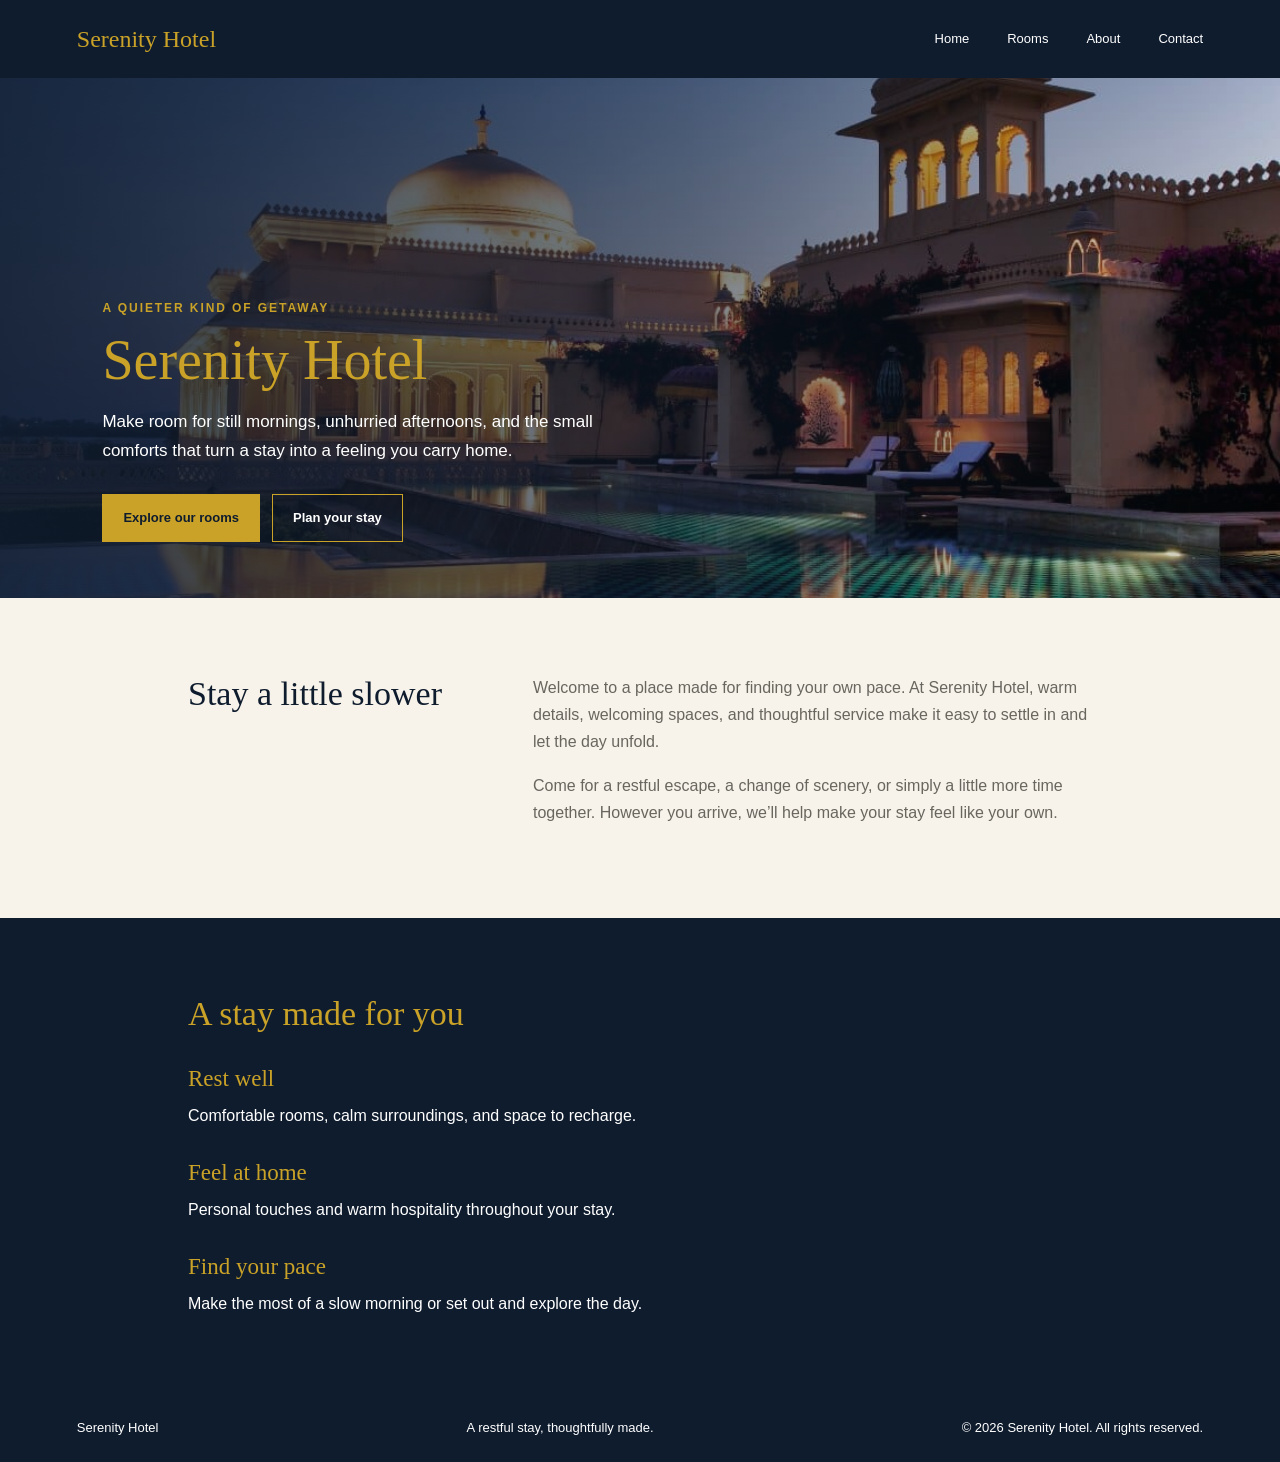
<file: index.html>
<!doctype html>
<html lang="en">
<head>
	<meta charset="utf-8">
	<meta name="viewport" content="width=device-width, initial-scale=1">
	<meta name="description" content="Discover Serenity Hotel, a peaceful retreat for considered stays, thoughtful hospitality, and memorable moments. Explore our rooms and plan your escape.">
	<title>Serenity Hotel</title>
	<link rel="icon" type="image/png" href="img/favicon-2.png">
	<link rel="stylesheet" href="styles.css">
</head>
<body>
	<header class="site-header">
		<a class="brand" href="index.html">Serenity Hotel</a>
		<nav class="site-nav" aria-label="Main navigation">
			<a href="index.html">Home</a>
			<a href="rooms.html">Rooms</a>
			<a href="about.html">About</a>
			<a href="contact.html">Contact</a>
		</nav>
	</header>

	<main class="page-main">
		<section class="site-hero hero-home">
			<img class="hero-media" src="img/hero-best-luxury-hotels-world-.png" alt="A serene luxury hotel surrounded by lush greenery">
			<div class="hero-copy">
				<p class="eyebrow">A quieter kind of getaway</p>
				<h1>Serenity Hotel</h1>
				<p>Make room for still mornings, unhurried afternoons, and the small comforts that turn a stay into a feeling you carry home.</p>
				<p class="hero-actions"><a class="button" href="rooms.html">Explore our rooms</a><a class="button button-outline" href="contact.html">Plan your stay</a></p>
			</div>
		</section>

		<section class="content-section intro-section">
			<h2>Stay a little slower</h2>
			<p>Welcome to a place made for finding your own pace. At Serenity Hotel, warm details, welcoming spaces, and thoughtful service make it easy to settle in and let the day unfold.</p>
			<p>Come for a restful escape, a change of scenery, or simply a little more time together. However you arrive, we’ll help make your stay feel like your own.</p>
		</section>

		<section class="content-section experience-section">
			<h2>A stay made for you</h2>
			<h3>Rest well</h3>
			<p>Comfortable rooms, calm surroundings, and space to recharge.</p>
			<h3>Feel at home</h3>
			<p>Personal touches and warm hospitality throughout your stay.</p>
			<h3>Find your pace</h3>
			<p>Make the most of a slow morning or set out and explore the day.</p>
		</section>
	</main>

	<footer class="site-footer">
		<p>Serenity Hotel</p>
		<p>A restful stay, thoughtfully made.</p>
		<p>© 2026 Serenity Hotel. All rights reserved.</p>
	</footer>
</body>
</html>
</file>
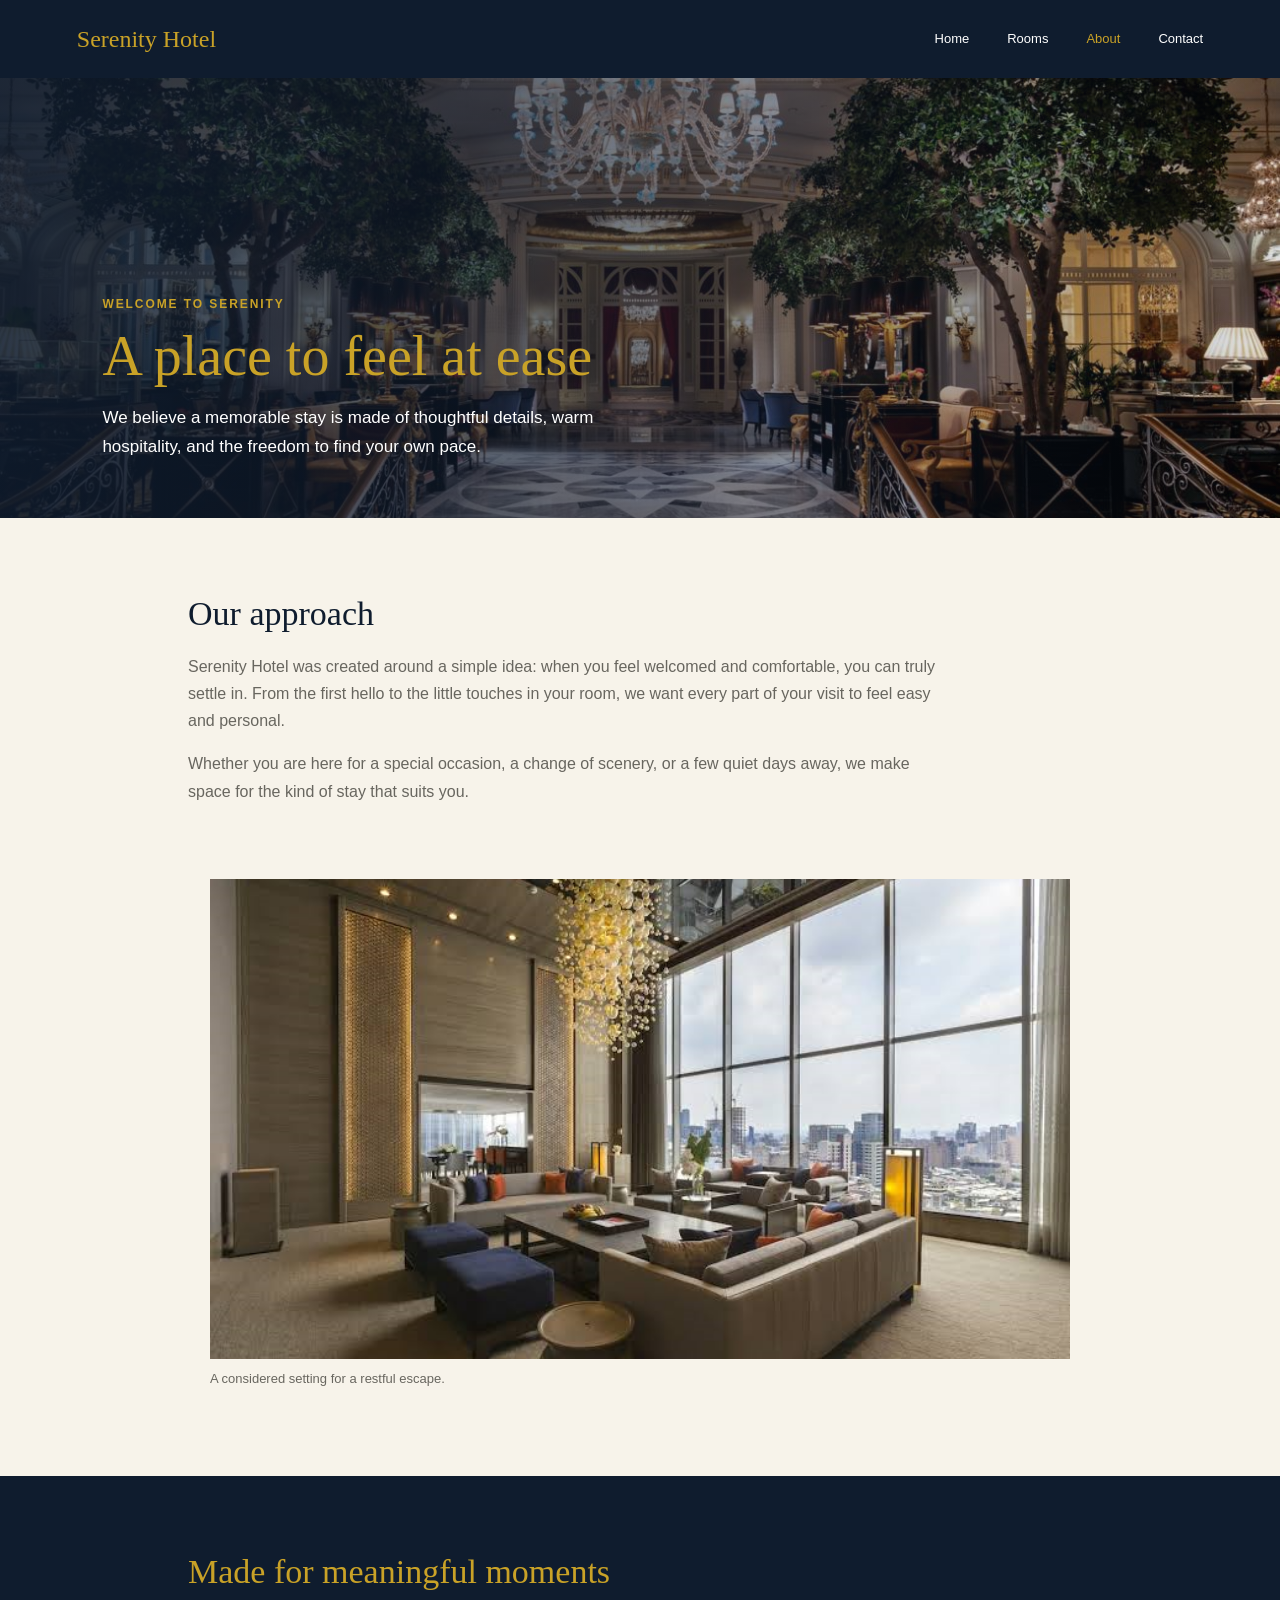
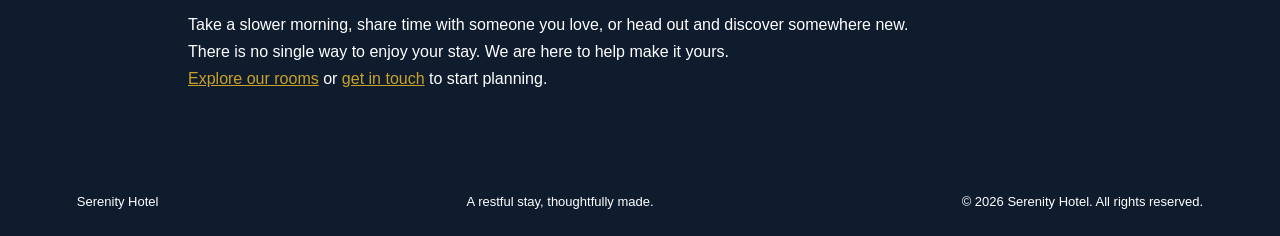
<file: about.html>
<!doctype html>
<html lang="en">
<head>
	<meta charset="utf-8">
	<meta name="viewport" content="width=device-width, initial-scale=1">
	<meta name="description" content="Learn about Serenity Hotel and our welcoming approach to thoughtful hospitality, restful stays, and meaningful moments.">
	<title>About | Serenity Hotel</title>
	<link rel="icon" type="image/png" href="img/favicon-2.png">
	<link rel="stylesheet" href="styles.css">
</head>
<body>
	<header class="site-header">
		<a class="brand" href="index.html">Serenity Hotel</a>
		<nav class="site-nav" aria-label="Main navigation">
			<a href="index.html">Home</a>
			<a href="rooms.html">Rooms</a>
			<a href="about.html" aria-current="page">About</a>
			<a href="contact.html">Contact</a>
		</nav>
	</header>

	<main class="page-main">
		<header class="site-hero hero-about">
			<img class="hero-media" src="img/hero%202.png" alt="A peaceful view of Serenity Hotel">
			<div class="hero-copy">
				<p class="eyebrow">Welcome to Serenity</p>
				<h1>A place to feel at ease</h1>
				<p>We believe a memorable stay is made of thoughtful details, warm hospitality, and the freedom to find your own pace.</p>
			</div>
		</header>

		

		<section class="content-section">
			<h2>Our approach</h2>
			<p>Serenity Hotel was created around a simple idea: when you feel welcomed and comfortable, you can truly settle in. From the first hello to the little touches in your room, we want every part of your visit to feel easy and personal.</p>
			<p>Whether you are here for a special occasion, a change of scenery, or a few quiet days away, we make space for the kind of stay that suits you.</p>
			<figure class="story-image">
			<img src="img/room 2.png" alt="A welcoming view of Serenity Hotel" width="100" height="600">
			<figcaption>A considered setting for a restful escape.</figcaption>
		</figure>
		</section>

		<section class="content-section experience-section">
			<h2>Made for meaningful moments</h2>
			<p>Take a slower morning, share time with someone you love, or head out and discover somewhere new. There is no single way to enjoy your stay. We are here to help make it yours.</p>
			<p><a href="rooms.html">Explore our rooms</a> or <a href="contact.html">get in touch</a> to start planning.</p>
		</section>
	</main>

	<footer class="site-footer">
		<p>Serenity Hotel</p>
		<p>A restful stay, thoughtfully made.</p>
		<p>© 2026 Serenity Hotel. All rights reserved.</p>
	</footer>
</body>
</html>
</file>
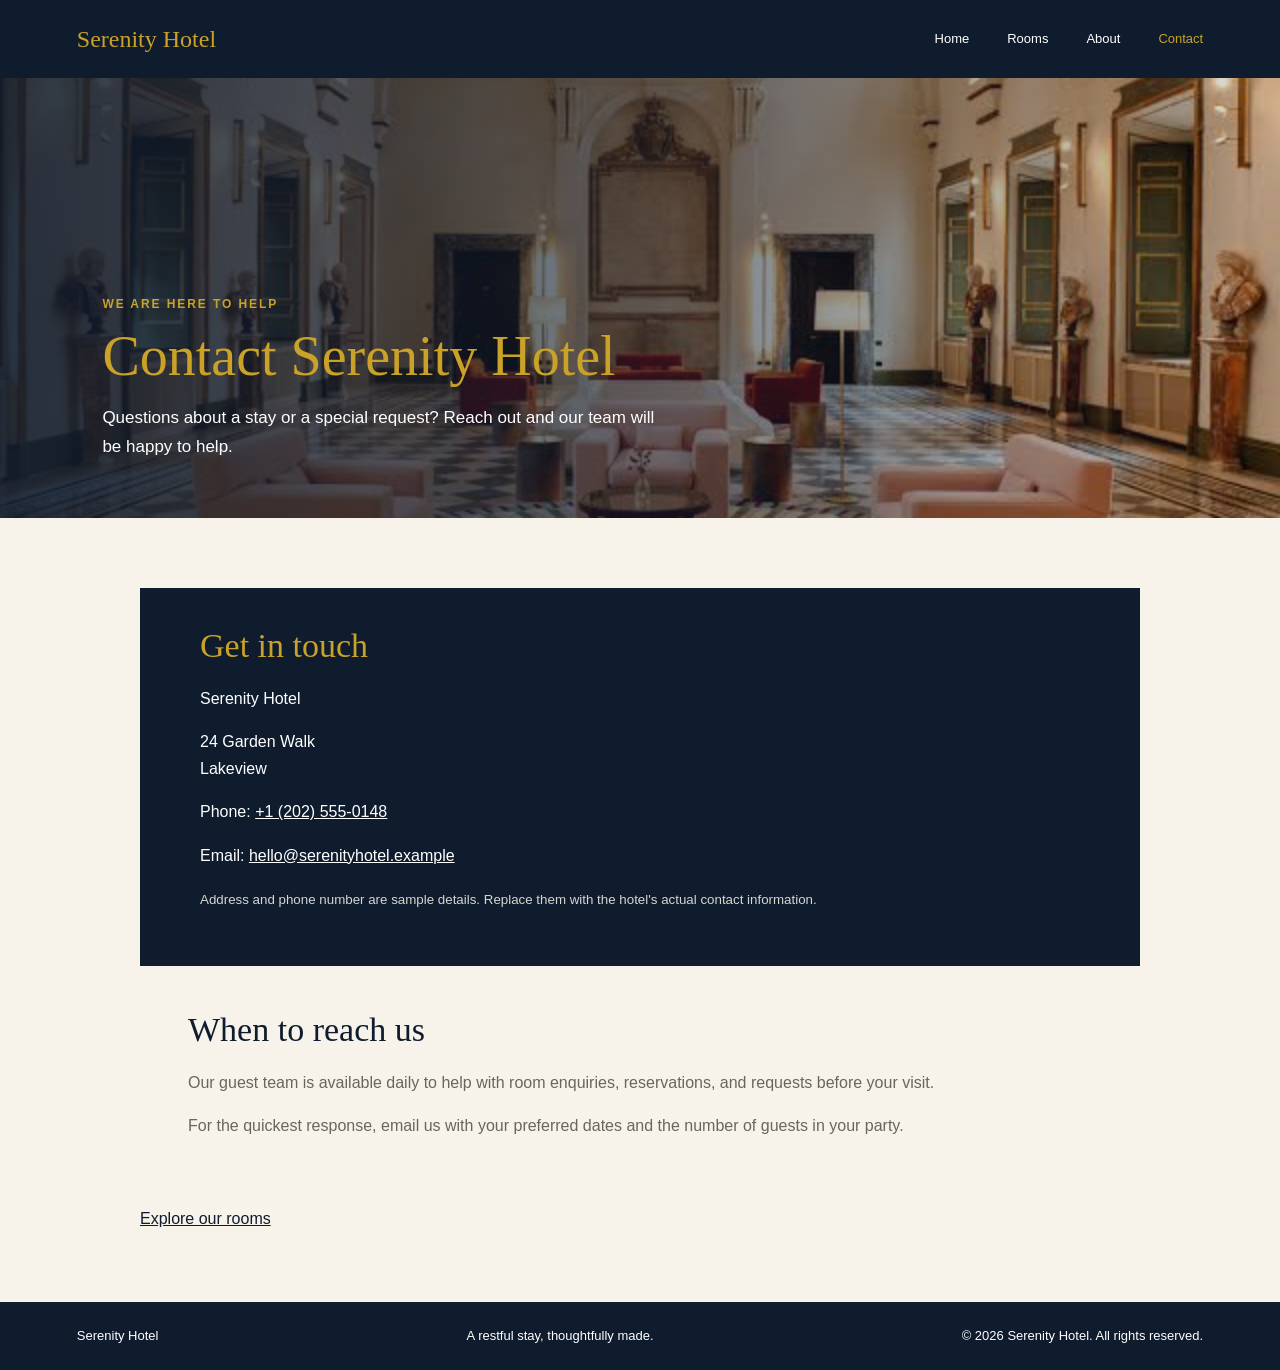
<file: contact.html>
<!doctype html>
<html lang="en">
<head>
	<meta charset="utf-8">
	<meta name="viewport" content="width=device-width, initial-scale=1">
	<meta name="description" content="Contact Serenity Hotel for reservations, questions, and help planning your stay.">
	<title>Contact | Serenity Hotel</title>
	<link rel="icon" type="image/png" href="img/favicon-2.png">
	<link rel="stylesheet" href="styles.css">
</head>
<body>
	<header class="site-header">
		<a class="brand" href="index.html">Serenity Hotel</a>
		<nav class="site-nav" aria-label="Main navigation">
			<a href="index.html">Home</a>
			<a href="rooms.html">Rooms</a>
			<a href="about.html">About</a>
			<a href="contact.html" aria-current="page">Contact</a>
		</nav>
	</header>

	<main class="page-main">
		<header class="site-hero hero-contact">
			<img class="hero-media" src="img/images (3).png" alt="A restful setting at Serenity Hotel">
			<div class="hero-copy">
				<p class="eyebrow">We are here to help</p>
				<h1>Contact Serenity Hotel</h1>
				<p>Questions about a stay or a special request? Reach out and our team will be happy to help.</p>
			</div>
		</header>

		<section class="contact-section" aria-labelledby="contact-details">
			<h2 id="contact-details">Get in touch</h2>
			<address>
				<p>Serenity Hotel</p>
				<p>24 Garden Walk<br>Lakeview</p>
				<p>Phone: <a href="tel:+12025550148">+1 (202) 555-0148</a></p>
				<p>Email: <a href="mailto:hello@serenityhotel.example">hello@serenityhotel.example</a></p>
			</address>
			<p><small>Address and phone number are sample details. Replace them with the hotel's actual contact information.</small></p>
		</section>

		<section class="content-section contact-hours" aria-labelledby="contact-hours">
			<h2 id="contact-hours">When to reach us</h2>
			<p>Our guest team is available daily to help with room enquiries, reservations, and requests before your visit.</p>
			<p>For the quickest response, email us with your preferred dates and the number of guests in your party.</p>
		</section>

		<p><a href="rooms.html">Explore our rooms</a></p>
	</main>

	<footer class="site-footer">
		<p>Serenity Hotel</p>
		<p>A restful stay, thoughtfully made.</p>
		<p>© 2026 Serenity Hotel. All rights reserved.</p>
	</footer>
</body>
</html>
</file>
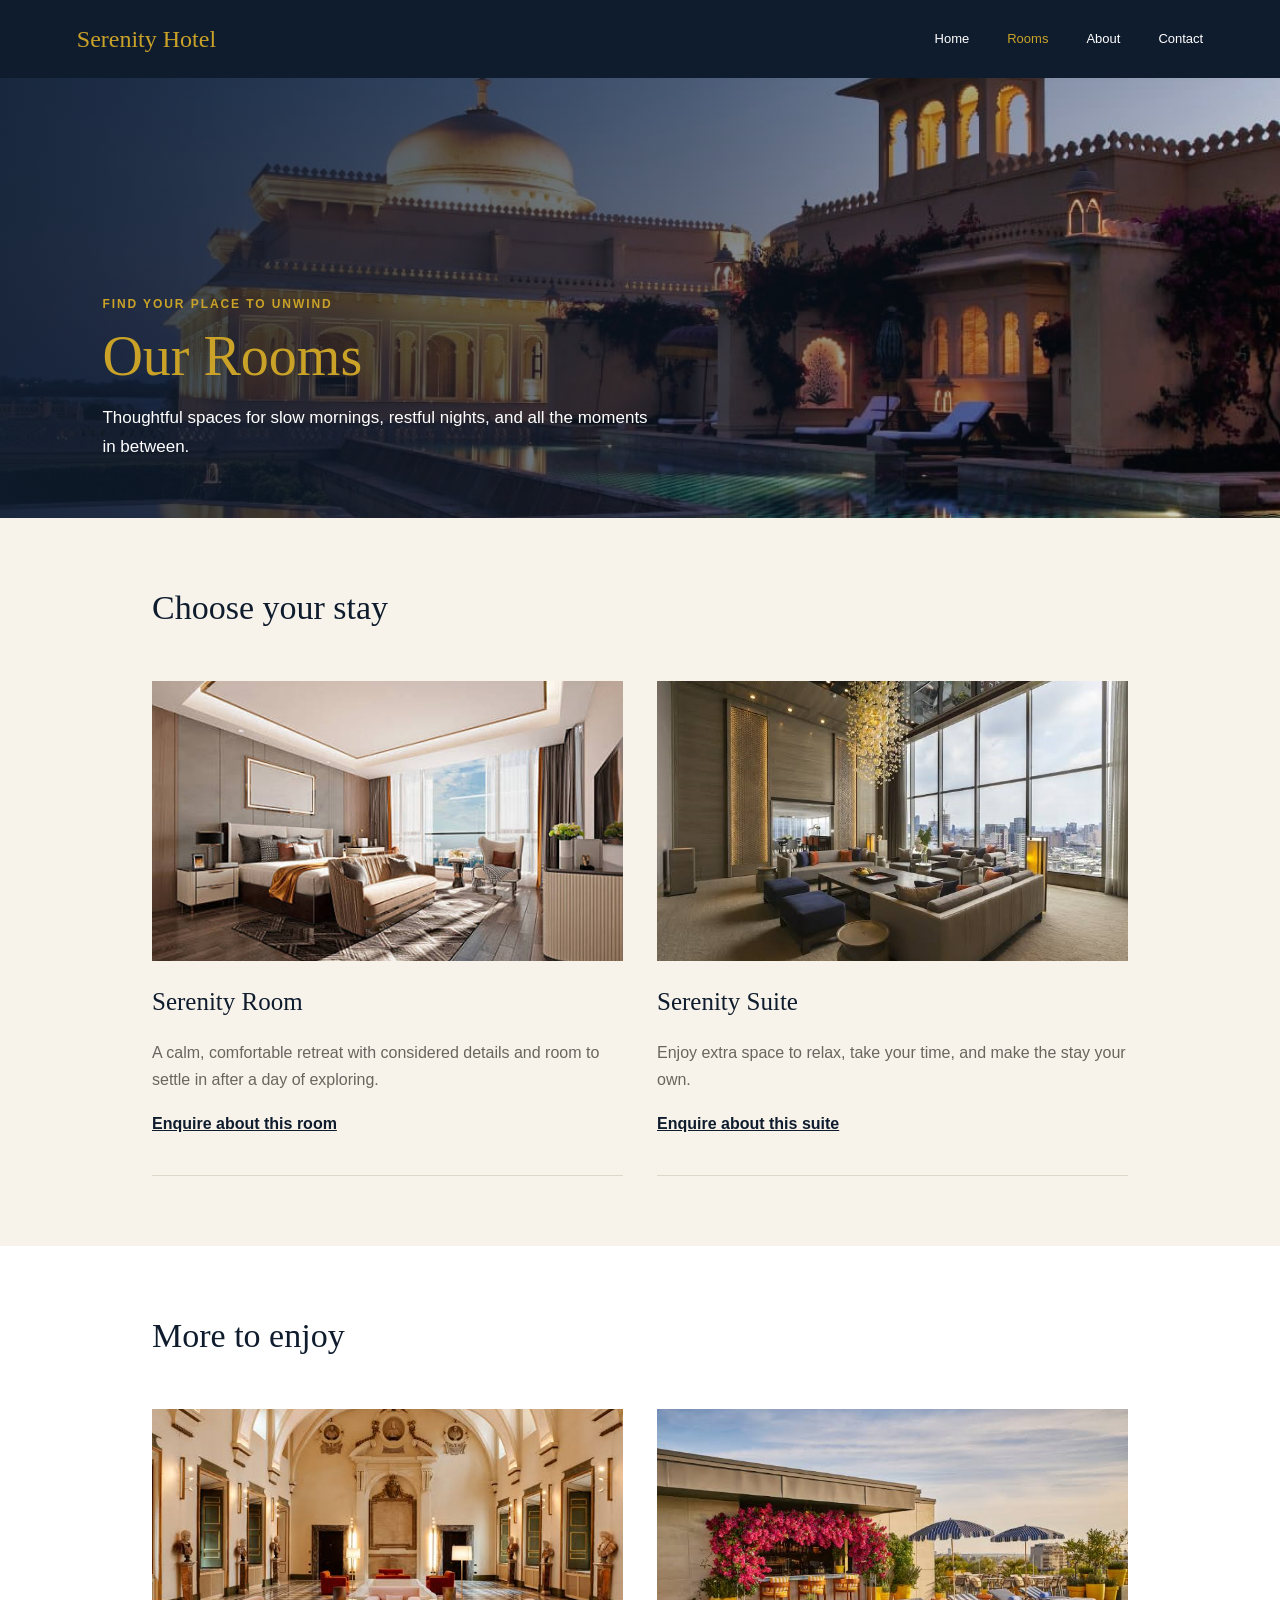
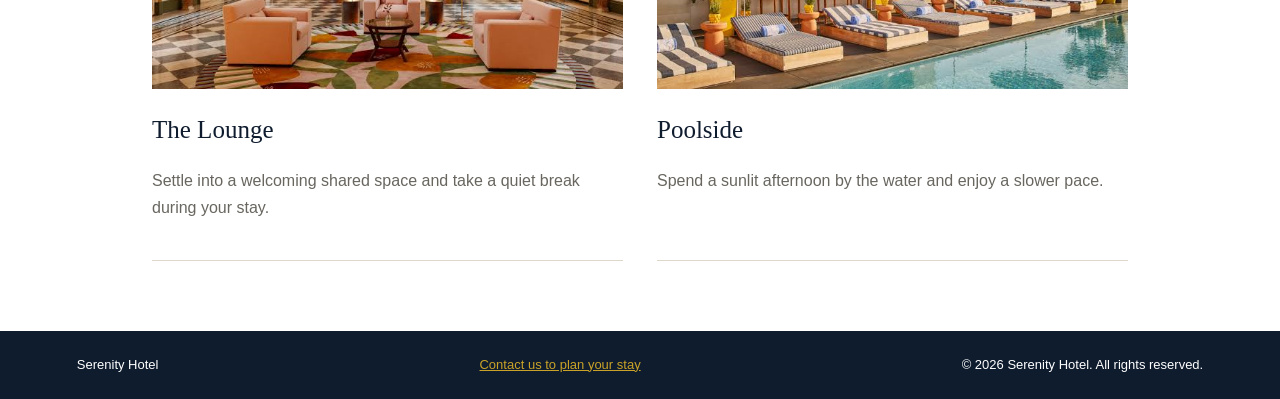
<file: rooms.html>
<!doctype html>
<html lang="en">
<head>
	<meta charset="utf-8">
	<meta name="viewport" content="width=device-width, initial-scale=1">
	<meta name="description" content="Explore the rooms at Serenity Hotel, with peaceful spaces designed for rest, comfort, and a memorable stay.">
	<title>Rooms | Serenity Hotel</title>
	<link rel="icon" type="image/png" href="img/favicon-2.png">
	<link rel="stylesheet" href="styles.css">
</head>
<body>
	<header class="site-header">
		<a class="brand" href="index.html">Serenity Hotel</a>
		<nav class="site-nav" aria-label="Main navigation">
			<a href="index.html">Home</a>
			<a href="rooms.html" aria-current="page">Rooms</a>
			<a href="about.html">About</a>
			<a href="contact.html">Contact</a>
		</nav>
	</header>

	<main class="page-main">
		<header class="site-hero hero-rooms">
			<img class="hero-media" src="img/hero-best-luxury-hotels-world-.png" alt="A luxury hotel retreat for a slower, more comfortable stay">
			<div class="hero-copy">
				<p class="eyebrow">Find your place to unwind</p>
				<h1>Our Rooms</h1>
				<p>Thoughtful spaces for slow mornings, restful nights, and all the moments in between.</p>
			</div>
		</header>

		<section class="listing-section room-list" aria-labelledby="room-collection">
			<h2 id="room-collection">Choose your stay</h2>

			<article class="stay-card">
				<img src="img/room.png" alt="A welcoming guest room at Serenity Hotel">
				<h3>Serenity Room</h3>
				<p>A calm, comfortable retreat with considered details and room to settle in after a day of exploring.</p>
				<p><a href="contact.html">Enquire about this room</a></p>
			</article>

			<article class="stay-card">
				<img src="img/room%202.png" alt="A spacious and restful hotel room">
				<h3>Serenity Suite</h3>
				<p>Enjoy extra space to relax, take your time, and make the stay your own.</p>
				<p><a href="contact.html">Enquire about this suite</a></p>
			</article>
		</section>

		<section class="listing-section amenity-list" aria-labelledby="hotel-spaces">
			<h2 id="hotel-spaces">More to enjoy</h2>
			<article class="stay-card">
				<img src="img/images%20(3).png" alt="The hotel's grand lounge with comfortable seating">
				<h3>The Lounge</h3>
				<p>Settle into a welcoming shared space and take a quiet break during your stay.</p>
			</article>
			<article class="stay-card">
				<img src="img/images%20(4).png" alt="Outdoor swimming pool with sun loungers">
				<h3>Poolside</h3>
				<p>Spend a sunlit afternoon by the water and enjoy a slower pace.</p>
			</article>
		</section>
	</main>

	<footer class="site-footer">
		<p>Serenity Hotel</p>
		<p><a href="contact.html">Contact us to plan your stay</a></p>
		<p>© 2026 Serenity Hotel. All rights reserved.</p>
	</footer>
</body>
</html>
</file>
<file: styles.css>
:root {
	--navy: #0F1C2E;
	--gold: #C9A227;
	--cream: #F7F3EA;
	--white: #FFFFFF;
	--charcoal: #252525;
	--muted: #68665f;
	--line: #ded8ca;
	--serif: Georgia, 'Times New Roman', serif;
	--sans: 'Trebuchet MS', Verdana, sans-serif;
}

* {
	box-sizing: border-box;
}

html {
	background: var(--cream);
	scroll-behavior: smooth;
}

body {
	margin: 0;
	background: var(--cream);
	color: var(--charcoal);
	font-family: var(--sans);
	line-height: 1.7;
}

a {
	color: var(--navy);
}

a:focus-visible {
	outline: 3px solid var(--gold);
	outline-offset: 4px;
}

.site-header {
	position: relative;
	z-index: 2;
	min-height: 78px;
	display: flex;
	align-items: center;
	justify-content: space-between;
	gap: 24px;
	padding: 14px clamp(22px, 6vw, 88px);
	background: var(--navy);
}

.brand {
	color: var(--gold);
	font-family: var(--serif);
	font-size: 24px;
	text-decoration: none;
	white-space: nowrap;
}

.site-nav {
	display: flex;
	flex-wrap: wrap;
	align-items: center;
	justify-content: flex-end;
	gap: 10px clamp(18px, 3vw, 38px);
}

.site-nav a {
	padding: 8px 0;
	color: var(--white);
	font-size: 13px;
	text-decoration: none;
}

.site-nav a:hover,
.site-nav a[aria-current="page"] {
	color: var(--gold);
}

.page-main {
	min-height: calc(100vh - 150px);
}

.site-hero {
	position: relative;
	min-height: 440px;
	display: flex;
	align-items: flex-end;
	overflow: hidden;
	padding: 56px clamp(22px, 8vw, 112px);
	background: var(--navy);
	color: var(--white);
}

.hero-home {
	min-height: 520px;
}

.hero-media {
	position: absolute;
	inset: 0;
	width: 100%;
	height: 100%;
	object-fit: cover;
	object-position: center;
}

.site-hero::after {
	position: absolute;
	inset: 0;
	background: linear-gradient(90deg, rgba(15, 28, 46, 0.88), rgba(15, 28, 46, 0.54) 54%, rgba(15, 28, 46, 0.12));
	content: '';
}

.hero-copy {
	position: relative;
	z-index: 1;
	width: min(620px, 100%);
}

.hero-copy .eyebrow {
	margin: 0 0 12px;
	color: var(--gold);
	font-size: 12px;
	font-weight: 700;
	letter-spacing: 0.16em;
	text-transform: uppercase;
}

.hero-copy h1 {
	margin: 0 0 18px;
	color: var(--gold);
	font-family: var(--serif);
	font-size: 56px;
	font-weight: 400;
	line-height: 1.06;
}

.hero-copy > p:not(.eyebrow) {
	max-width: 560px;
	margin: 0;
	color: var(--white);
	font-size: 17px;
}

.hero-actions {
	display: flex;
	flex-wrap: wrap;
	gap: 12px;
	margin-top: 28px !important;
}

.button {
	min-height: 48px;
	display: inline-flex;
	align-items: center;
	justify-content: center;
	padding: 10px 20px;
	border: 1px solid var(--gold);
	background: var(--gold);
	color: var(--navy);
	font-size: 13px;
	font-weight: 700;
	text-decoration: none;
	transition: background-color 160ms ease, color 160ms ease;
}

.button:hover {
	background: transparent;
	color: var(--white);
}

.button-outline {
	background: transparent;
	color: var(--white);
}

.button-outline:hover {
	background: var(--gold);
	color: var(--navy);
}

.content-section {
	width: min(1080px, 100%);
	margin: 0 auto;
	padding: 76px clamp(22px, 7vw, 88px);
}

.content-section h2,
.listing-section > h2,
.contact-section h2 {
	margin: 0 0 18px;
	color: var(--navy);
	font-family: var(--serif);
	font-size: 34px;
	font-weight: 400;
	line-height: 1.2;
}

.content-section p {
	max-width: 760px;
	color: var(--muted);
}

.intro-section {
	display: grid;
	grid-template-columns: minmax(190px, 0.7fr) minmax(0, 1.3fr);
	column-gap: 44px;
}

.intro-section h2 {
	grid-row: span 2;
}

.intro-section p {
	margin: 0 0 16px;
}

.experience-section {
	width: 100%;
	max-width: none;
	padding-right: max(22px, calc((100vw - 904px) / 2));
	padding-left: max(22px, calc((100vw - 904px) / 2));
	background: var(--navy);
}

.experience-section h2,
.experience-section h3 {
	color: var(--gold);
	font-family: var(--serif);
	font-weight: 400;
}

.experience-section h2 {
	font-size: 34px;
}

.experience-section h3 {
	margin: 24px 0 4px;
	font-size: 23px;
}

.experience-section p {
	margin: 0;
	color: var(--white);
}

.experience-section a {
	color: var(--gold);
}

.story-image {
	width: min(1000px, calc(100% - 44px));
	margin: 0 auto;
	padding: 58px 0 10px;
}

.story-image img {
	display: block;
	width: 100%;
	max-height: 480px;
	object-fit: cover;
}

.story-image figcaption {
	padding-top: 9px;
	color: var(--muted);
	font-size: 13px;
}

.listing-section {
	width: min(1120px, 100%);
	margin: 0 auto;
	padding: 70px clamp(22px, 6vw, 72px);
}

.listing-section > h2 {
	grid-column: 1 / -1;
}

.room-list,
.amenity-list {
	display: grid;
	grid-template-columns: repeat(2, minmax(0, 1fr));
	gap: 34px;
}

.amenity-list {
	width: 100%;
	max-width: none;
	padding-right: max(22px, calc((100vw - 976px) / 2));
	padding-left: max(22px, calc((100vw - 976px) / 2));
	background: var(--white);
}

.stay-card {
	min-width: 0;
	padding-bottom: 22px;
	border-bottom: 1px solid var(--line);
}

.stay-card img {
	display: block;
	width: 100%;
	height: 280px;
	object-fit: cover;
}

.stay-card h3 {
	margin: 20px 0 7px;
	color: var(--navy);
	font-family: var(--serif);
	font-size: 25px;
	font-weight: 400;
}

.stay-card p {
	color: var(--muted);
}

.stay-card a {
	color: var(--navy);
	font-weight: 700;
}

.contact-section {
	width: min(1000px, calc(100% - 44px));
	margin: 70px auto 0;
	padding: 38px clamp(24px, 6vw, 60px);
	background: var(--navy);
	color: var(--white);
}

.contact-section h2 {
	color: var(--gold);
}

.contact-section address {
	font-style: normal;
}

.contact-section a,
.contact-section small {
	color: var(--white);
}

.contact-section small {
	color: #d6d5d1;
}

.contact-hours {
	padding-top: 44px;
	padding-bottom: 50px;
}

.contact-hours + p {
	width: min(1000px, calc(100% - 44px));
	margin: 0 auto 70px;
}

.site-footer {
	display: flex;
	justify-content: space-between;
	flex-wrap: wrap;
	align-items: center;
	gap: 20px;
	padding: 23px clamp(22px, 6vw, 88px);
	background: var(--navy);
	color: var(--white);
	font-size: 13px;
}

.site-footer p {
	margin: 0;
}

.site-footer a {
	color: var(--gold);
}

@media (max-width: 700px) {
	.site-header {
		align-items: flex-start;
		flex-direction: column;
		gap: 8px;
	}

	.site-nav {
		width: 100%;
		justify-content: flex-start;
		gap: 6px 22px;
	}

	.site-hero,
	.hero-home {
		min-height: 420px;
		padding: 42px 24px;
	}

	.hero-copy h1 {
		font-size: 42px;
	}

	.hero-copy > p:not(.eyebrow) {
		font-size: 16px;
	}

	.intro-section {
		display: block;
	}

	.intro-section h2 {
		margin-bottom: 18px;
	}

	.content-section,
	.listing-section {
		padding-top: 54px;
		padding-bottom: 54px;
	}

	.room-list,
	.amenity-list {
		grid-template-columns: 1fr;
		gap: 28px;
	}

	.stay-card img {
		height: 250px;
	}

	.story-image {
		padding-top: 36px;
	}

	.contact-section {
		margin-top: 42px;
	}

	.site-footer {
		flex-direction: column;
		gap: 5px;
	}
}

@media (prefers-reduced-motion: reduce) {
	html {
		scroll-behavior: auto;
	}

	*,
	*::before,
	*::after {
		transition-duration: 0.01ms !important;
	}
}
</file>
